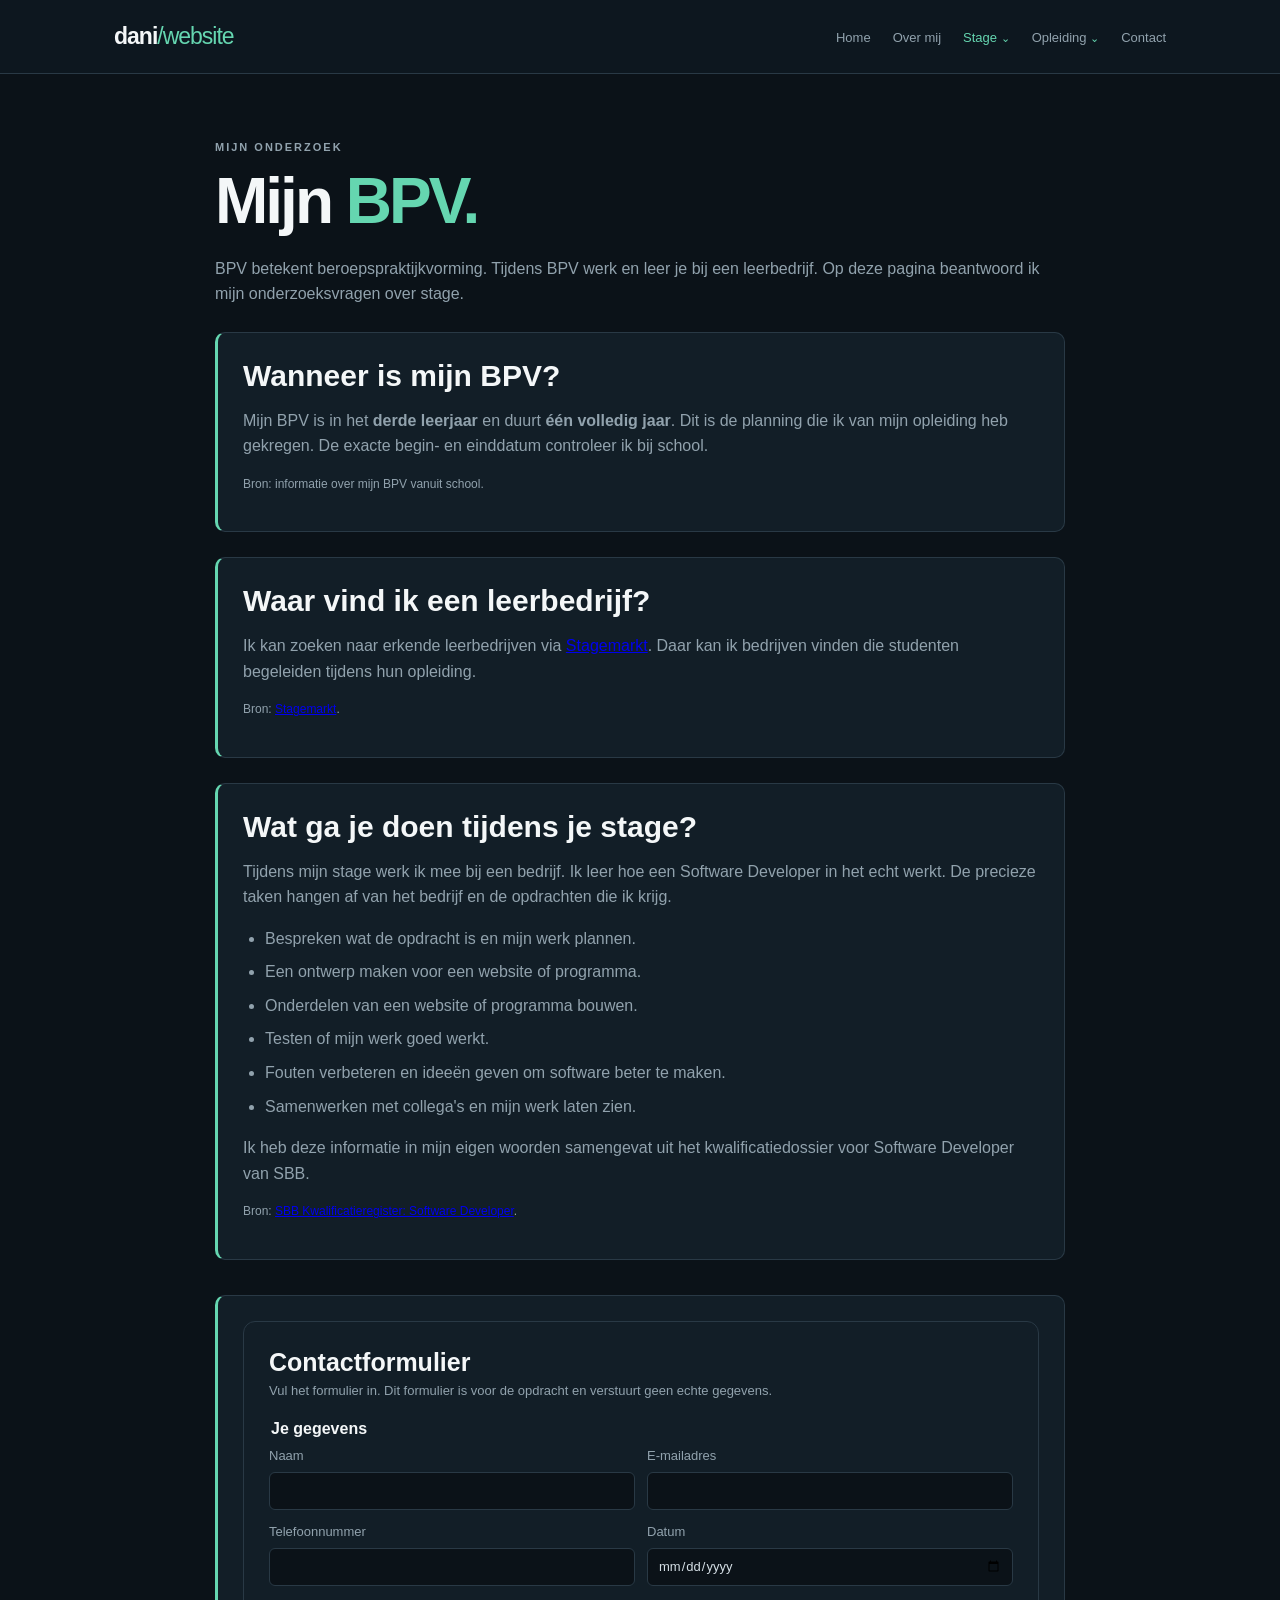
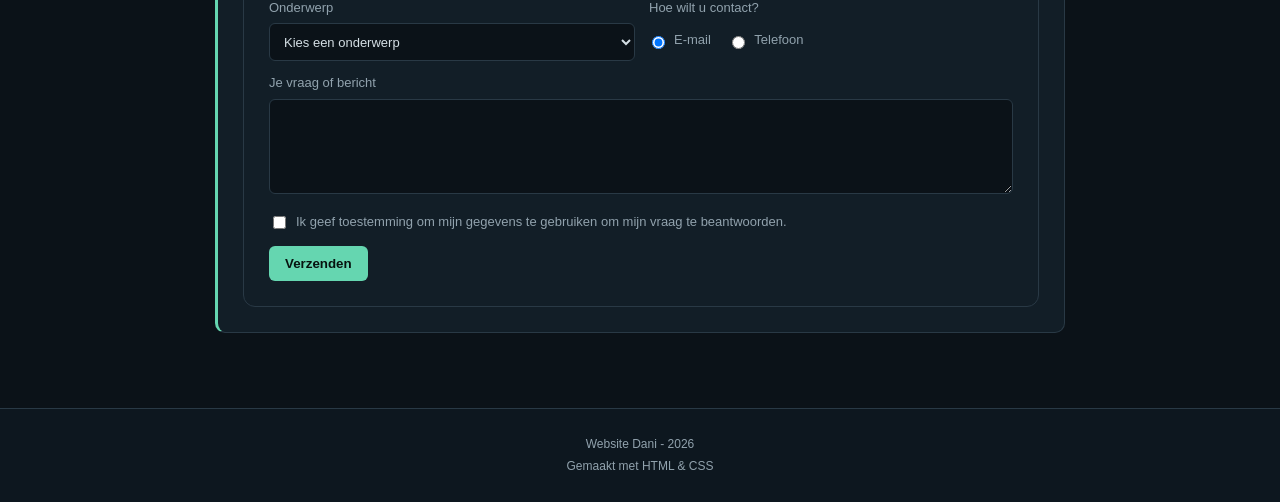
<file: bpv.html>
<!DOCTYPE html>
<html lang="nl">
<head>
    <meta charset="UTF-8">
    <meta name="viewport" content="width=device-width, initial-scale=1.0">
    <title>BPV | Dani</title>
    <link rel="stylesheet" href="style.css">
</head>
<body>
<header class="site-header">
    <nav class="nav" aria-label="Hoofdnavigatie">
        <a class="logo" href="index.html">dani<span>/website</span></a>
        <ul class="menu">
            <li><a href="index.html">Home</a></li>
            <li><a href="over-mij.html">Over mij</a></li>
            <li class="has-submenu">
                <a class="dropdown-link active" href="bpv.html">Stage <span class="dropdown-arrow">⌄</span></a>
                <ul class="submenu">
                    <li><a class="active" href="bpv.html">Mijn BPV</a></li>
                    <li><a href="bpv.html#wat-ga-je-doen">Wat ga je doen tijdens je stage?</a></li>
                </ul>
            </li>
            <li class="has-submenu">
                <a class="dropdown-link" href="bsa.html">Opleiding <span class="dropdown-arrow">⌄</span></a>
                <ul class="submenu">
                    <li><a href="bsa.html">BSA</a></li>
                    <li><a href="examenplan.html">Examenplan</a></li>
                </ul>
            </li>
            <li><a href="bpv.html#contact">Contact</a></li>
        </ul>
    </nav>
</header>
<main class="wrap content">
    <p class="eyebrow">Mijn onderzoek</p>
    <h1>Mijn <span>BPV.</span></h1>
    <p>BPV betekent beroepspraktijkvorming. Tijdens BPV werk en leer je bij een leerbedrijf. Op deze pagina beantwoord ik mijn onderzoeksvragen over stage.</p>
    <section class="info-box">
        <h2>Wanneer is mijn BPV?</h2>
        <p>Mijn BPV is in het <strong>derde leerjaar</strong> en duurt <strong>één volledig jaar</strong>. Dit is de planning die ik van mijn opleiding heb gekregen. De exacte begin- en einddatum controleer ik bij school.</p>
        <p class="small-note">Bron: informatie over mijn BPV vanuit school.</p>
    </section>
    <section class="info-box">
        <h2>Waar vind ik een leerbedrijf?</h2>
        <p>Ik kan zoeken naar erkende leerbedrijven via <a href="https://stagemarkt.nl/" target="_blank" rel="noopener">Stagemarkt</a>. Daar kan ik bedrijven vinden die studenten begeleiden tijdens hun opleiding.</p>
        <p class="small-note">Bron: <a href="https://stagemarkt.nl/" target="_blank" rel="noopener">Stagemarkt</a>.</p>
    </section>
    <section class="info-box" id="wat-ga-je-doen">
        <h2>Wat ga je doen tijdens je stage?</h2>
        <p>Tijdens mijn stage werk ik mee bij een bedrijf. Ik leer hoe een Software Developer in het echt werkt. De precieze taken hangen af van het bedrijf en de opdrachten die ik krijg.</p>
        <ul>
            <li>Bespreken wat de opdracht is en mijn werk plannen.</li>
            <li>Een ontwerp maken voor een website of programma.</li>
            <li>Onderdelen van een website of programma bouwen.</li>
            <li>Testen of mijn werk goed werkt.</li>
            <li>Fouten verbeteren en ideeën geven om software beter te maken.</li>
            <li>Samenwerken met collega's en mijn werk laten zien.</li>
        </ul>
        <p>Ik heb deze informatie in mijn eigen woorden samengevat uit het kwalificatiedossier voor Software Developer van SBB.</p>
        <p class="small-note">Bron: <a href="https://kwalificatie-mijn.s-bb.nl/kwalificatie/software-developer/cmVzdWx0YWF0VHlwZT01O2Rvc3NpZXJJZD0yZjQzNTU0Yi1lNzE2LTQzZDgtOWZmMi1mMzBjMzgyNGE1MjU7a3dhbGlmaWNhdGllSWQ9MmY0MzU1NGItZTcxNi00M2Q4LTlmZjItZjMwYzM4MjRhNTI1" target="_blank" rel="noopener">SBB Kwalificatieregister: Software Developer</a>.</p>
    </section>
    <section class="info-box contact-area" id="contact">
        <form class="contact-form" action="#contact" method="post">
            <h2>Contactformulier</h2>
            <p class="form-note">Vul het formulier in. Dit formulier is voor de opdracht en verstuurt geen echte gegevens.</p>
            <fieldset class="form-grid">
                <legend>Je gegevens</legend>
                <label class="form-field" for="naam"><span>Naam</span><input type="text" id="naam" name="naam" required></label>
                <label class="form-field" for="email"><span>E-mailadres</span><input type="email" id="email" name="email" required></label>
                <label class="form-field" for="telefoon"><span>Telefoonnummer</span><input type="tel" id="telefoon" name="telefoon"></label>
                <label class="form-field" for="datum"><span>Datum</span><input type="date" id="datum" name="datum"></label>
                <label class="form-field" for="onderwerp"><span>Onderwerp</span>
                    <select id="onderwerp" name="onderwerp">
                        <option value="">Kies een onderwerp</option>
                        <option value="opleiding">Opleiding</option>
                        <option value="bpv">BPV</option>
                        <option value="website">Website</option>
                        <option value="anders">Anders</option>
                    </select>
                </label>
                <fieldset class="choice-area">
                    <legend>Hoe wilt u contact?</legend>
                    <label><input type="radio" name="contact" value="email" checked> E-mail</label>
                    <label><input type="radio" name="contact" value="telefoon"> Telefoon</label>
                </fieldset>
            </fieldset>
            <label class="full-field" for="vraag"><span>Je vraag of bericht</span><textarea id="vraag" name="vraag" rows="5" required></textarea></label>
            <p class="consent"><label><input type="checkbox" name="toestemming" required> Ik geef toestemming om mijn gegevens te gebruiken om mijn vraag te beantwoorden.</label></p>
            <button class="send-button" type="submit">Verzenden</button>
        </form>
    </section>
</main>
<footer>
    <p>Website Dani - 2026</p>
    <p>Gemaakt met HTML &amp; CSS</p>
</footer>
</body>
</html>
</file>
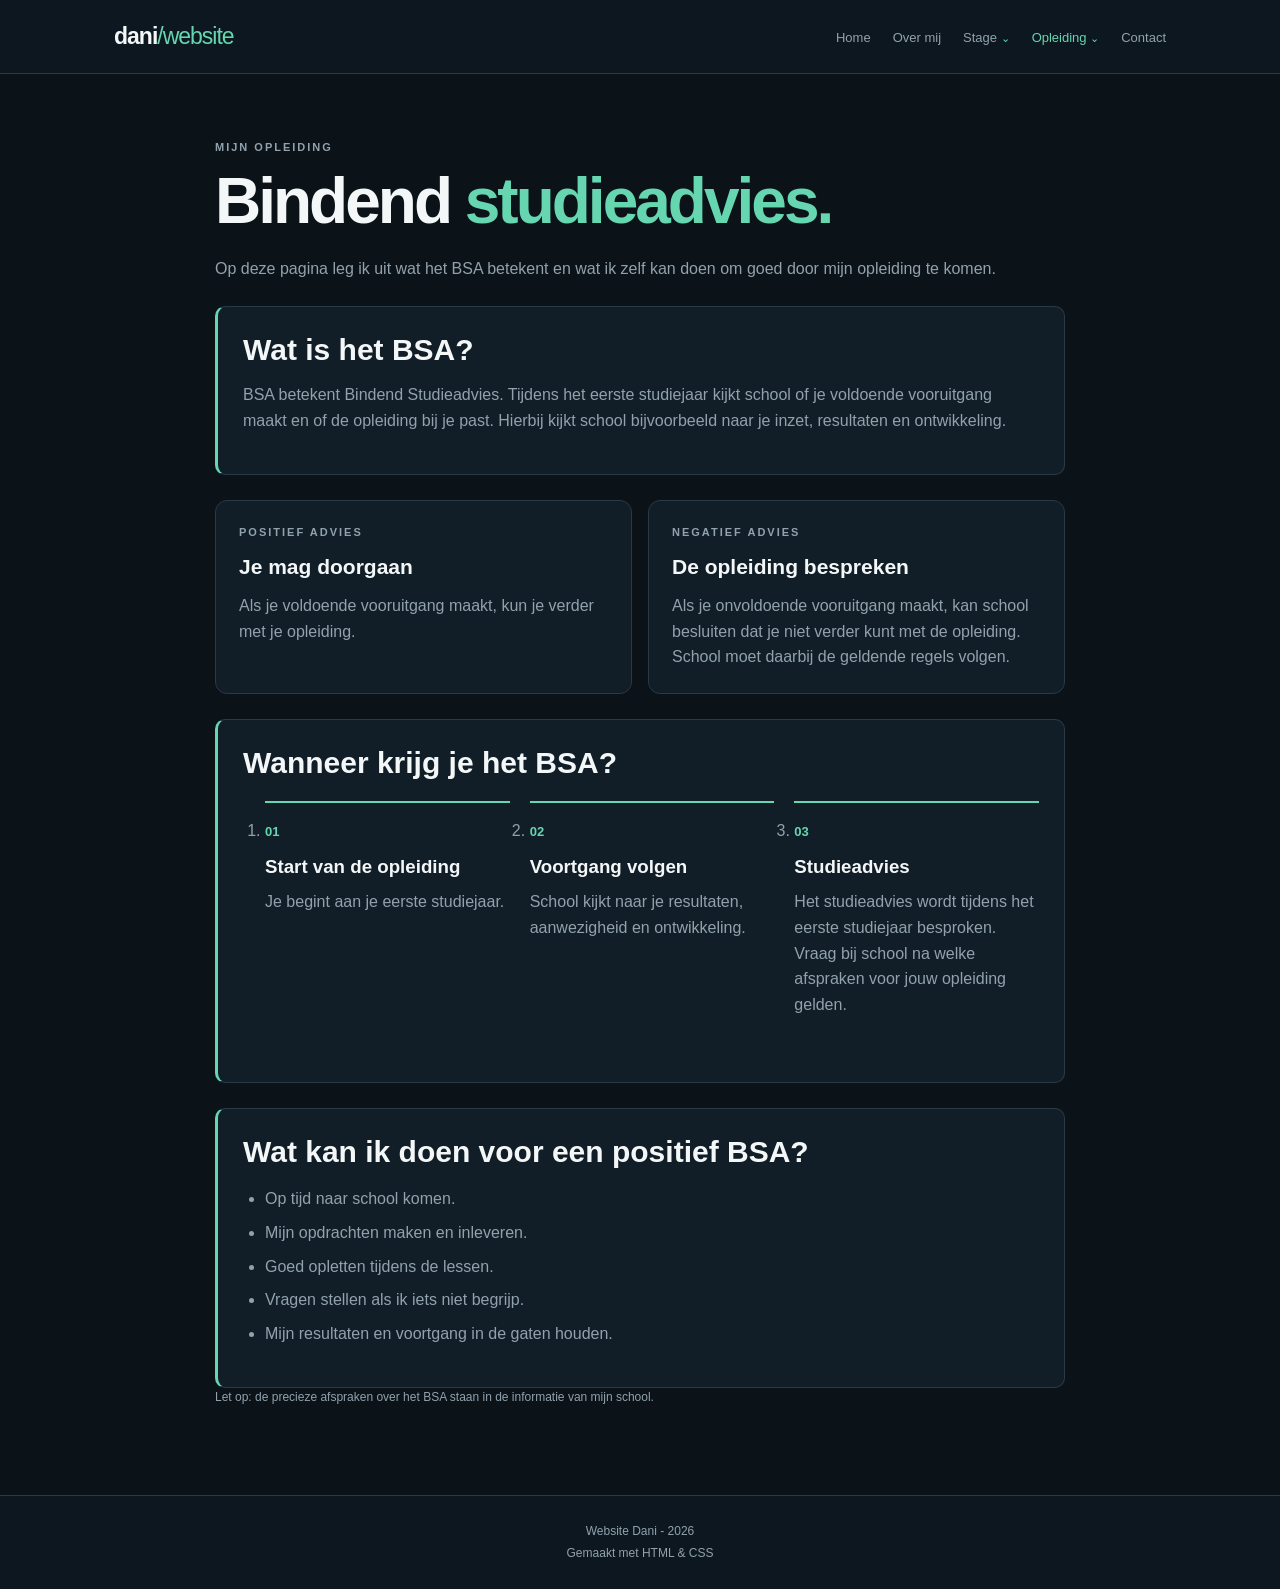
<file: bsa.html>
<!DOCTYPE html>
<html lang="nl">
<head>
    <meta charset="UTF-8">
    <meta name="viewport" content="width=device-width, initial-scale=1.0">
    <title>BSA | Dani</title>
    <link rel="stylesheet" href="style.css">
</head>
<body>
<header class="site-header">
    <nav class="nav" aria-label="Hoofdnavigatie">
        <a class="logo" href="index.html">dani<span>/website</span></a>
        <ul class="menu">
            <li><a href="index.html">Home</a></li>
            <li><a href="over-mij.html">Over mij</a></li>
            <li class="has-submenu">
                <a class="dropdown-link" href="bpv.html">Stage <span class="dropdown-arrow">⌄</span></a>
                <ul class="submenu">
                    <li><a href="bpv.html">Mijn BPV</a></li>
                    <li><a href="bpv.html#wat-ga-je-doen">Wat ga je doen tijdens je stage?</a></li>
                </ul>
            </li>
            <li class="has-submenu">
                <a class="dropdown-link active" href="bsa.html">Opleiding <span class="dropdown-arrow">⌄</span></a>
                <ul class="submenu">
                    <li><a class="active" href="bsa.html">BSA</a></li>
                    <li><a href="examenplan.html">Examenplan</a></li>
                </ul>
            </li>
            <li><a href="bpv.html#contact">Contact</a></li>
        </ul>
    </nav>
</header>
<main class="wrap content">
    <p class="eyebrow">Mijn opleiding</p>
    <h1>Bindend <span>studieadvies.</span></h1>
    <p>Op deze pagina leg ik uit wat het BSA betekent en wat ik zelf kan doen om goed door mijn opleiding te komen.</p>
    <section class="info-box">
        <h2>Wat is het BSA?</h2>
        <p>BSA betekent Bindend Studieadvies. Tijdens het eerste studiejaar kijkt school of je voldoende vooruitgang maakt en of de opleiding bij je past. Hierbij kijkt school bijvoorbeeld naar je inzet, resultaten en ontwikkeling.</p>
    </section>
    <section class="study-cards" aria-label="Mogelijke uitkomsten van het studieadvies">
        <article class="card"><p class="eyebrow">Positief advies</p><h2>Je mag doorgaan</h2><p>Als je voldoende vooruitgang maakt, kun je verder met je opleiding.</p></article>
        <article class="card"><p class="eyebrow">Negatief advies</p><h2>De opleiding bespreken</h2><p>Als je onvoldoende vooruitgang maakt, kan school besluiten dat je niet verder kunt met de opleiding. School moet daarbij de geldende regels volgen.</p></article>
    </section>
    <section class="info-box">
        <h2>Wanneer krijg je het BSA?</h2>
        <ol class="steps">
            <li><strong>01</strong><h3>Start van de opleiding</h3><p>Je begint aan je eerste studiejaar.</p></li>
            <li><strong>02</strong><h3>Voortgang volgen</h3><p>School kijkt naar je resultaten, aanwezigheid en ontwikkeling.</p></li>
            <li><strong>03</strong><h3>Studieadvies</h3><p>Het studieadvies wordt tijdens het eerste studiejaar besproken. Vraag bij school na welke afspraken voor jouw opleiding gelden.</p></li>
        </ol>
    </section>
    <section class="info-box">
        <h2>Wat kan ik doen voor een positief BSA?</h2>
        <ul><li>Op tijd naar school komen.</li><li>Mijn opdrachten maken en inleveren.</li><li>Goed opletten tijdens de lessen.</li><li>Vragen stellen als ik iets niet begrijp.</li><li>Mijn resultaten en voortgang in de gaten houden.</li></ul>
    </section>
    <p class="small-note">Let op: de precieze afspraken over het BSA staan in de informatie van mijn school.</p>
</main>
<footer>
    <p>Website Dani - 2026</p>
    <p>Gemaakt met HTML &amp; CSS</p>
</footer>
</body>
</html>
</file>
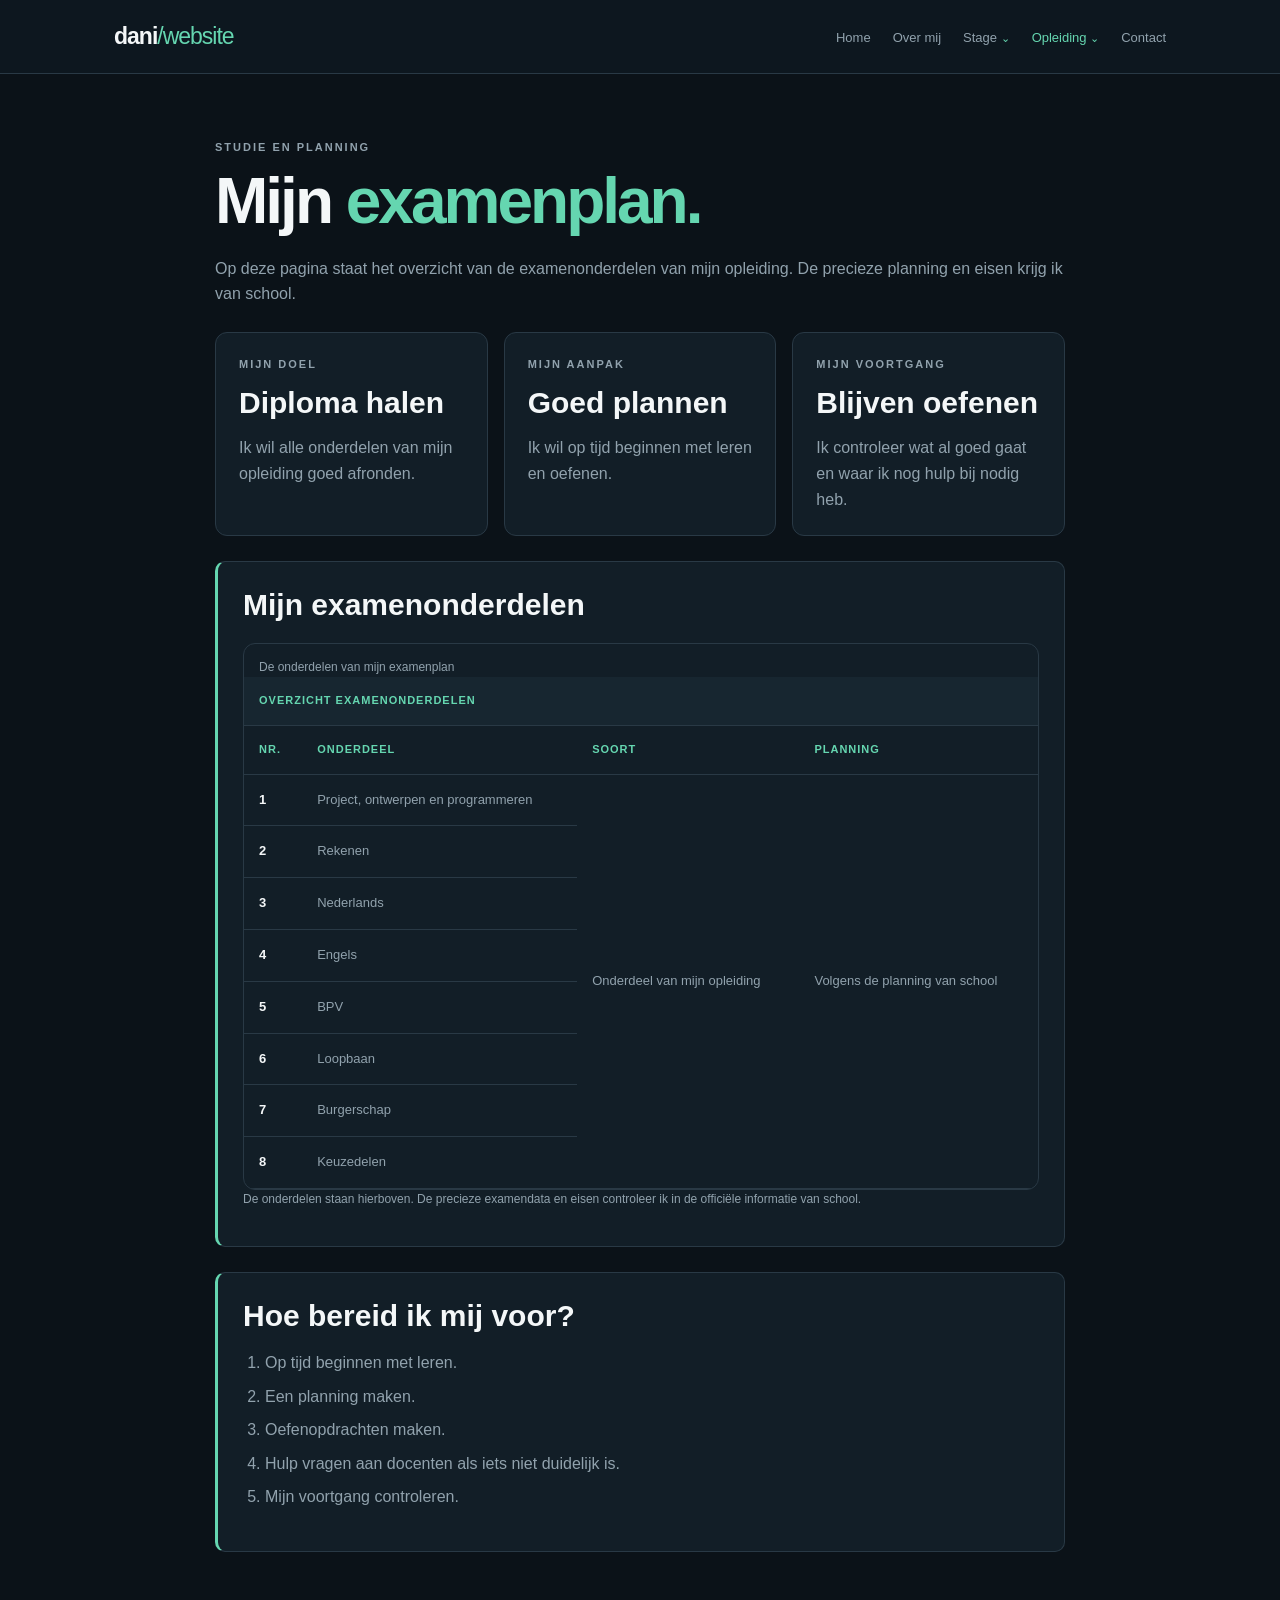
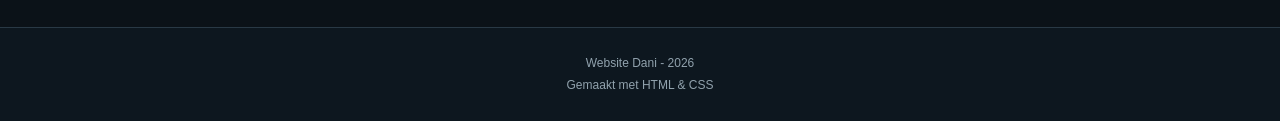
<file: examenplan.html>
<!DOCTYPE html>
<html lang="nl">
<head>
    <meta charset="UTF-8">
    <meta name="viewport" content="width=device-width, initial-scale=1.0">
    <title>Examenplan | Dani</title>
    <link rel="stylesheet" href="style.css">
</head>
<body>
<header class="site-header">
    <nav class="nav" aria-label="Hoofdnavigatie">
        <a class="logo" href="index.html">dani<span>/website</span></a>
        <ul class="menu">
            <li><a href="index.html">Home</a></li>
            <li><a href="over-mij.html">Over mij</a></li>
            <li class="has-submenu">
                <a class="dropdown-link" href="bpv.html">Stage <span class="dropdown-arrow">⌄</span></a>
                <ul class="submenu">
                    <li><a href="bpv.html">Mijn BPV</a></li>
                    <li><a href="bpv.html#wat-ga-je-doen">Wat ga je doen tijdens je stage?</a></li>
                </ul>
            </li>
            <li class="has-submenu">
                <a class="dropdown-link active" href="bsa.html">Opleiding <span class="dropdown-arrow">⌄</span></a>
                <ul class="submenu">
                    <li><a href="bsa.html">BSA</a></li>
                    <li><a class="active" href="examenplan.html">Examenplan</a></li>
                </ul>
            </li>
            <li><a href="bpv.html#contact">Contact</a></li>
        </ul>
    </nav>
</header>
<main class="wrap content">
    <p class="eyebrow">Studie en planning</p>
    <h1>Mijn <span>examenplan.</span></h1>
    <p>Op deze pagina staat het overzicht van de examenonderdelen van mijn opleiding. De precieze planning en eisen krijg ik van school.</p>
    <section class="cards exam-cards" aria-label="Mijn aanpak voor de examens">
        <article class="card"><p class="eyebrow">Mijn doel</p><h2>Diploma halen</h2><p>Ik wil alle onderdelen van mijn opleiding goed afronden.</p></article>
        <article class="card"><p class="eyebrow">Mijn aanpak</p><h2>Goed plannen</h2><p>Ik wil op tijd beginnen met leren en oefenen.</p></article>
        <article class="card"><p class="eyebrow">Mijn voortgang</p><h2>Blijven oefenen</h2><p>Ik controleer wat al goed gaat en waar ik nog hulp bij nodig heb.</p></article>
    </section>
    <section class="info-box">
        <h2>Mijn examenonderdelen</h2>
        <figure class="table-wrap">
            <figcaption>De onderdelen van mijn examenplan</figcaption>
            <table>
                <thead>
                    <tr><th colspan="4">Overzicht examenonderdelen</th></tr>
                    <tr><th>Nr.</th><th>Onderdeel</th><th>Soort</th><th>Planning</th></tr>
                </thead>
                <tbody>
                    <tr><td>1</td><td>Project, ontwerpen en programmeren</td><td rowspan="8">Onderdeel van mijn opleiding</td><td rowspan="8">Volgens de planning van school</td></tr>
                    <tr><td>2</td><td>Rekenen</td></tr>
                    <tr><td>3</td><td>Nederlands</td></tr>
                    <tr><td>4</td><td>Engels</td></tr>
                    <tr><td>5</td><td>BPV</td></tr>
                    <tr><td>6</td><td>Loopbaan</td></tr>
                    <tr><td>7</td><td>Burgerschap</td></tr>
                    <tr><td>8</td><td>Keuzedelen</td></tr>
                </tbody>
            </table>
        </figure>
        <p class="small-note">De onderdelen staan hierboven. De precieze examendata en eisen controleer ik in de officiële informatie van school.</p>
    </section>
    <section class="info-box">
        <h2>Hoe bereid ik mij voor?</h2>
        <ol><li>Op tijd beginnen met leren.</li><li>Een planning maken.</li><li>Oefenopdrachten maken.</li><li>Hulp vragen aan docenten als iets niet duidelijk is.</li><li>Mijn voortgang controleren.</li></ol>
    </section>
</main>
<footer>
    <p>Website Dani - 2026</p>
    <p>Gemaakt met HTML &amp; CSS</p>
</footer>
</body>
</html>
</file>
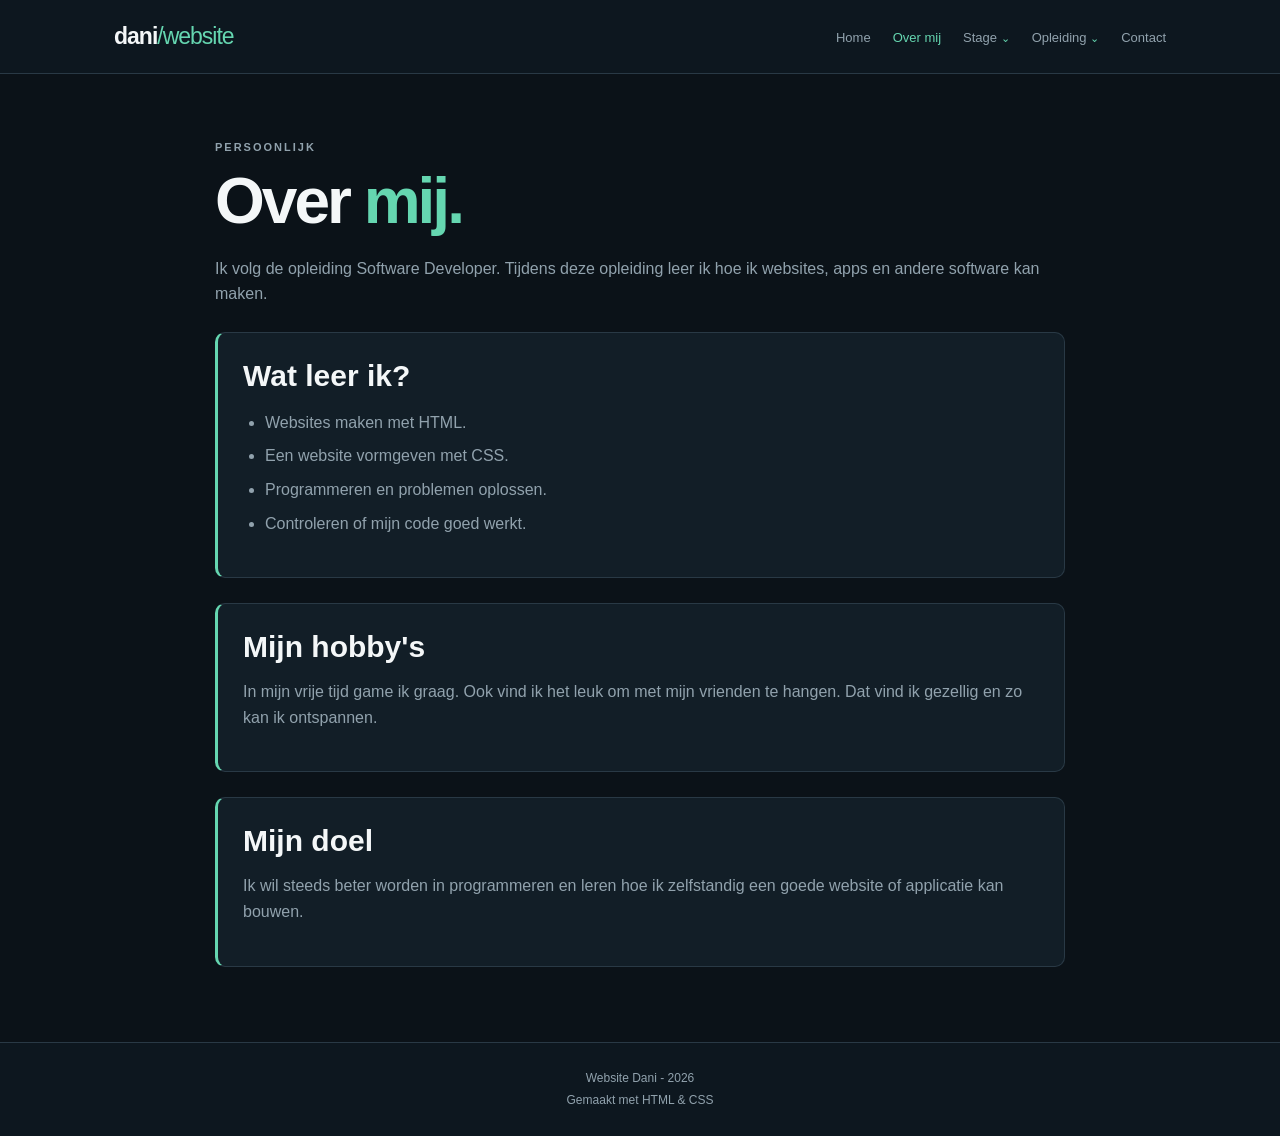
<file: over-mij.html>
<!DOCTYPE html>
<html lang="nl">
<head>
    <meta charset="UTF-8">
    <meta name="viewport" content="width=device-width, initial-scale=1.0">
    <title>Over mij | Dani</title>
    <link rel="stylesheet" href="style.css">
</head>
<body>
<header class="site-header">
    <nav class="nav" aria-label="Hoofdnavigatie">
        <a class="logo" href="index.html">dani<span>/website</span></a>
        <ul class="menu">
            <li><a href="index.html">Home</a></li>
            <li><a class="active" href="over-mij.html">Over mij</a></li>
            <li class="has-submenu">
                <a class="dropdown-link" href="bpv.html">Stage <span class="dropdown-arrow">⌄</span></a>
                <ul class="submenu">
                    <li><a href="bpv.html">Mijn BPV</a></li>
                    <li><a href="bpv.html#wat-ga-je-doen">Wat ga je doen tijdens je stage?</a></li>
                </ul>
            </li>
            <li class="has-submenu">
                <a class="dropdown-link" href="bsa.html">Opleiding <span class="dropdown-arrow">⌄</span></a>
                <ul class="submenu">
                    <li><a href="bsa.html">BSA</a></li>
                    <li><a href="examenplan.html">Examenplan</a></li>
                </ul>
            </li>
            <li><a href="bpv.html#contact">Contact</a></li>
        </ul>
    </nav>
</header>
<main class="wrap content">
    <p class="eyebrow">Persoonlijk</p>
    <h1>Over <span>mij.</span></h1>
    <p>Ik volg de opleiding Software Developer. Tijdens deze opleiding leer ik hoe ik websites, apps en andere software kan maken.</p>
    <section class="info-box">
        <h2>Wat leer ik?</h2>
        <ul><li>Websites maken met HTML.</li><li>Een website vormgeven met CSS.</li><li>Programmeren en problemen oplossen.</li><li>Controleren of mijn code goed werkt.</li></ul>
    </section>
    <section class="info-box">
        <h2>Mijn hobby's</h2>
        <p>In mijn vrije tijd game ik graag. Ook vind ik het leuk om met mijn vrienden te hangen. Dat vind ik gezellig en zo kan ik ontspannen.</p>
    </section>
    <section class="info-box">
        <h2>Mijn doel</h2>
        <p>Ik wil steeds beter worden in programmeren en leren hoe ik zelfstandig een goede website of applicatie kan bouwen.</p>
    </section>
</main>
<footer>
    <p>Website Dani - 2026</p>
    <p>Gemaakt met HTML &amp; CSS</p>
</footer>
</body>
</html>
</file>
<file: style.css>
/* Algemene instellingen */
* { box-sizing: border-box; }
:root {
    --background: #0b1218;
    --panel: #121e27;
    --line: #293945;
    --text: #d5dfe5;
    --muted: #91a2ad;
    --white: #f4f7f8;
    --accent: #65d6b0;
}
body {
    margin: 0;
    background: var(--background);
    color: var(--text);
    font-family: Arial, sans-serif;
    line-height: 1.6;
}
.site-header { background: #0d171f; border-bottom: 1px solid var(--line); }
.nav {
    max-width: 1100px;
    margin: auto;
    padding: 18px 24px;
    display: flex;
    align-items: center;
    justify-content: space-between;
    gap: 25px;
}
.logo { color: var(--white); text-decoration: none; font-size: 23px; font-weight: bold; letter-spacing: -1px; }
.logo span { color: var(--accent); font-weight: normal; }
.menu { display: flex; flex-wrap: wrap; gap: 22px; margin: 0; padding: 0; list-style: none; }
.menu > li { position: relative; }
.menu a { color: var(--muted); text-decoration: none; font-size: 13px; }
.menu a:hover, .menu a.active { color: var(--accent); }
.dropdown-arrow { color: var(--accent); font-size: 11px; }
.submenu {
    display: none;
    position: absolute;
    top: 100%;
    left: 0;
    z-index: 10;
    min-width: 235px;
    margin: 0;
    padding: 8px;
    list-style: none;
    background: #101d25;
    border: 1px solid var(--line);
    border-radius: 8px;
    box-shadow: 0 12px 25px #00000055;
}
.has-submenu:hover .submenu, .has-submenu:focus-within .submenu { display: block; }
.submenu li + li { margin-top: 4px; }
.submenu a { display: block; padding: 9px 11px; border-radius: 5px; white-space: nowrap; }
.submenu a:hover, .submenu a.active { color: var(--accent); background: #ffffff08; }
.wrap { width: min(100% - 48px, 1050px); margin: auto; }
h1, h2, h3, p { margin-top: 0; }
h1 { color: var(--white); font-size: clamp(42px, 7vw, 72px); line-height: 1.05; letter-spacing: -3px; margin-bottom: 20px; }
h1 span, .accent { color: var(--accent); }
h2 { color: var(--white); font-size: 30px; line-height: 1.2; margin-bottom: 14px; }
h3 { color: var(--white); margin-bottom: 8px; }
.eyebrow { margin: 0 0 12px; color: var(--accent); font-size: 11px; font-weight: bold; letter-spacing: 2px; text-transform: uppercase; }
.hero { padding: 75px 0; display: grid; grid-template-columns: 1.05fr .95fr; gap: 45px; align-items: center; }
.hero-text { max-width: 520px; color: var(--muted); font-size: 16px; }
.hero-image { width: 100%; height: 330px; object-fit: cover; border: 1px solid var(--line); border-radius: 14px; }
.button { display: inline-block; margin-top: 12px; padding: 11px 17px; background: var(--accent); color: #07130f; border-radius: 6px; font-size: 13px; font-weight: bold; text-decoration: none; }
.button:hover, .send-button:hover { background: #8ae6c8; }
.section { padding: 25px 0 45px; }
.section-intro { max-width: 650px; margin-bottom: 25px; }
.section-intro p, .card p, .content p, .content li { color: var(--muted); }
.cards { display: grid; grid-template-columns: repeat(3, 1fr); gap: 16px; }
.card { padding: 23px; background: var(--panel); border: 1px solid var(--line); border-radius: 12px; }
.card p:last-child { margin-bottom: 0; }
.content { padding: 65px 0 75px; max-width: 850px; }
.content h1 { font-size: clamp(42px, 6vw, 64px); }
.content ul, .content ol { padding-left: 22px; }
.content li { margin-bottom: 8px; }
.info-box { margin-top: 25px; padding: 25px; background: var(--panel); border: 1px solid var(--line); border-left: 3px solid var(--accent); border-radius: 10px; }
.video-box { margin-top: 28px; padding: 22px; background: var(--panel); border: 1px solid var(--line); border-radius: 12px; }
.video-frame { width: 100%; aspect-ratio: 16 / 9; border: 0; border-radius: 8px; }
.study-cards { display: grid; grid-template-columns: 1fr 1fr; gap: 16px; margin-top: 25px; }
.study-cards .card h2 { font-size: 21px; }
.steps { display: grid; grid-template-columns: repeat(3, 1fr); gap: 20px; margin-top: 20px; }
.steps li { padding-top: 15px; border-top: 2px solid var(--accent); }
.steps strong { color: var(--accent); font-size: 13px; }
.steps h3 { margin-top: 8px; }
.small-note { color: var(--muted); font-size: 12px; }
.exam-cards { margin: 25px 0; }
.table-wrap { display: block; overflow-x: auto; margin: 20px 0 0; padding: 0; background: var(--panel); border: 1px solid var(--line); border-radius: 12px; }
.table-wrap figcaption { padding: 14px 15px 0; color: var(--muted); font-size: 12px; }
table { width: 100%; border-collapse: collapse; min-width: 650px; }
th, td { padding: 15px; text-align: left; border-bottom: 1px solid var(--line); }
th { color: var(--accent); font-size: 11px; letter-spacing: 1px; text-transform: uppercase; }
td { color: var(--muted); font-size: 13px; }
td:first-child { color: var(--white); font-weight: bold; }
table th[colspan="4"] { text-align: left; background: #172630; }
.contact-area { margin-top: 35px; }
.contact-form { padding: 25px; background: var(--panel); color: var(--text); border: 1px solid var(--line); border-radius: 12px; }
.contact-form h2 { font-size: 25px; margin-bottom: 4px; }
.form-note { color: var(--muted); font-size: 13px; margin-bottom: 15px; }
.form-grid, .choice-area { min-width: 0; margin: 0; border: 0; }
.form-grid { display: grid; grid-template-columns: 1fr 1fr; gap: 12px; padding: 0; }
.form-grid > legend { grid-column: 1 / -1; margin-bottom: 4px; color: var(--white); font-weight: bold; }
.form-field { display: block; min-width: 0; }
.form-field span, .full-field span, .choice-area legend { display: block; margin-bottom: 5px; color: var(--muted); font-size: 13px; }
.form-field input, .form-field select, .full-field textarea { width: 100%; min-height: 38px; padding: 9px 10px; color: var(--text); background: var(--background); border: 1px solid var(--line); border-radius: 6px; font: 13px Arial, sans-serif; }
.form-field input:focus, .form-field select:focus, .full-field textarea:focus { outline: 1px solid var(--accent); border-color: var(--accent); }
.choice-area { padding: 5px 0 0; }
.choice-area legend { margin-bottom: 7px; }
.choice-area label { display: inline-flex; align-items: center; gap: 6px; margin-right: 12px; color: var(--muted); font-size: 13px; }
.choice-area input, .consent input { width: auto; }
.full-field { display: block; margin-top: 12px; }
.full-field textarea { min-height: 95px; resize: vertical; }
.consent { margin: 10px 0; color: var(--muted); font-size: 13px; }
.consent label { display: inline-flex; align-items: center; gap: 7px; }
.send-button { padding: 10px 16px; color: #07130f; background: var(--accent); border: 0; border-radius: 6px; font-weight: bold; cursor: pointer; }
.form-small { margin: 10px 0 0; color: var(--muted); font-size: 11px; }
footer { padding: 23px; color: var(--muted); background: #0d171f; border-top: 1px solid var(--line); text-align: center; font-size: 12px; }
footer p { margin: 3px; }
@media (max-width: 760px) {
    .nav { align-items: flex-start; flex-direction: column; }
    .menu { gap: 12px 17px; }
    .hero { grid-template-columns: 1fr; padding: 50px 0; }
    .hero-image { height: 250px; }
    .cards { grid-template-columns: 1fr; }
    .submenu { position: static; min-width: 0; margin-top: 5px; box-shadow: none; }
}
@media (max-width: 700px) { .study-cards, .steps { grid-template-columns: 1fr; } }
@media (max-width: 560px) {
    .wrap { width: min(100% - 30px, 1050px); }
    .form-grid { grid-template-columns: 1fr; }
    .contact-form { padding: 15px; }
}
</file>
